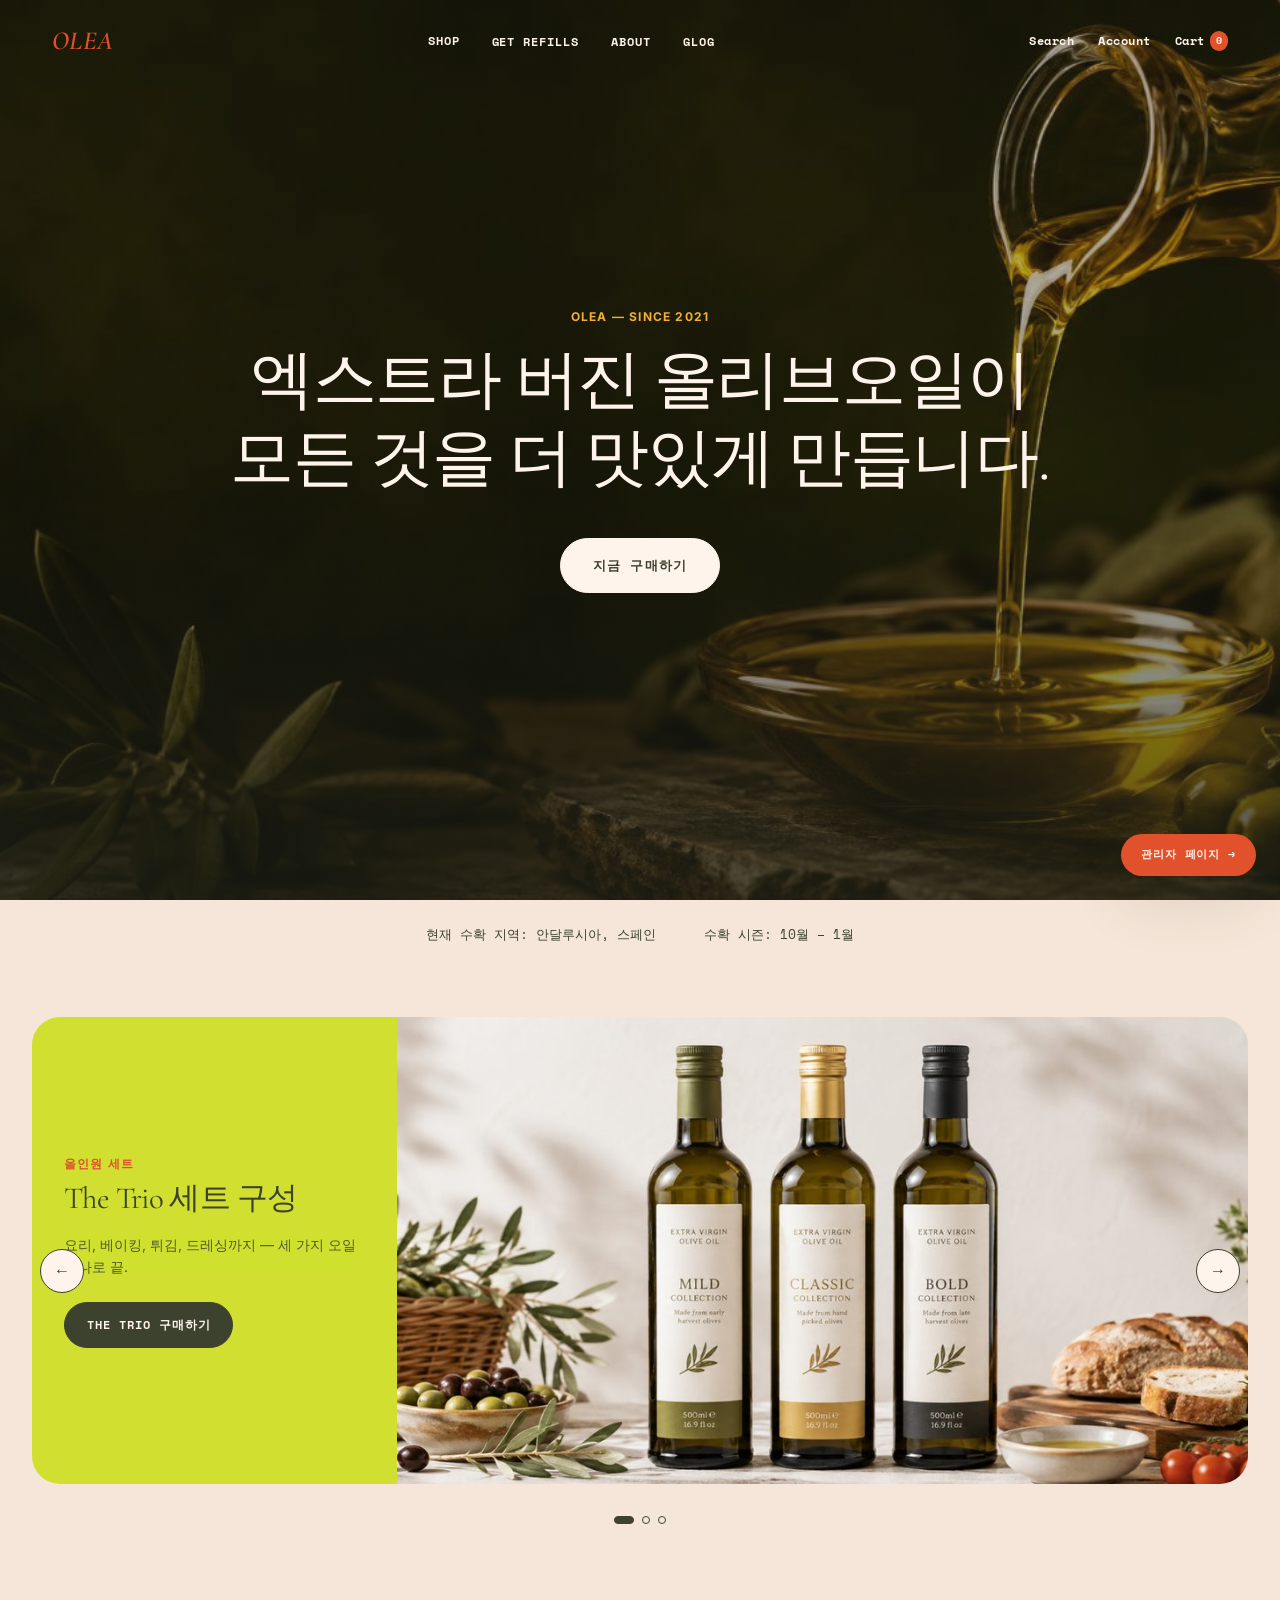
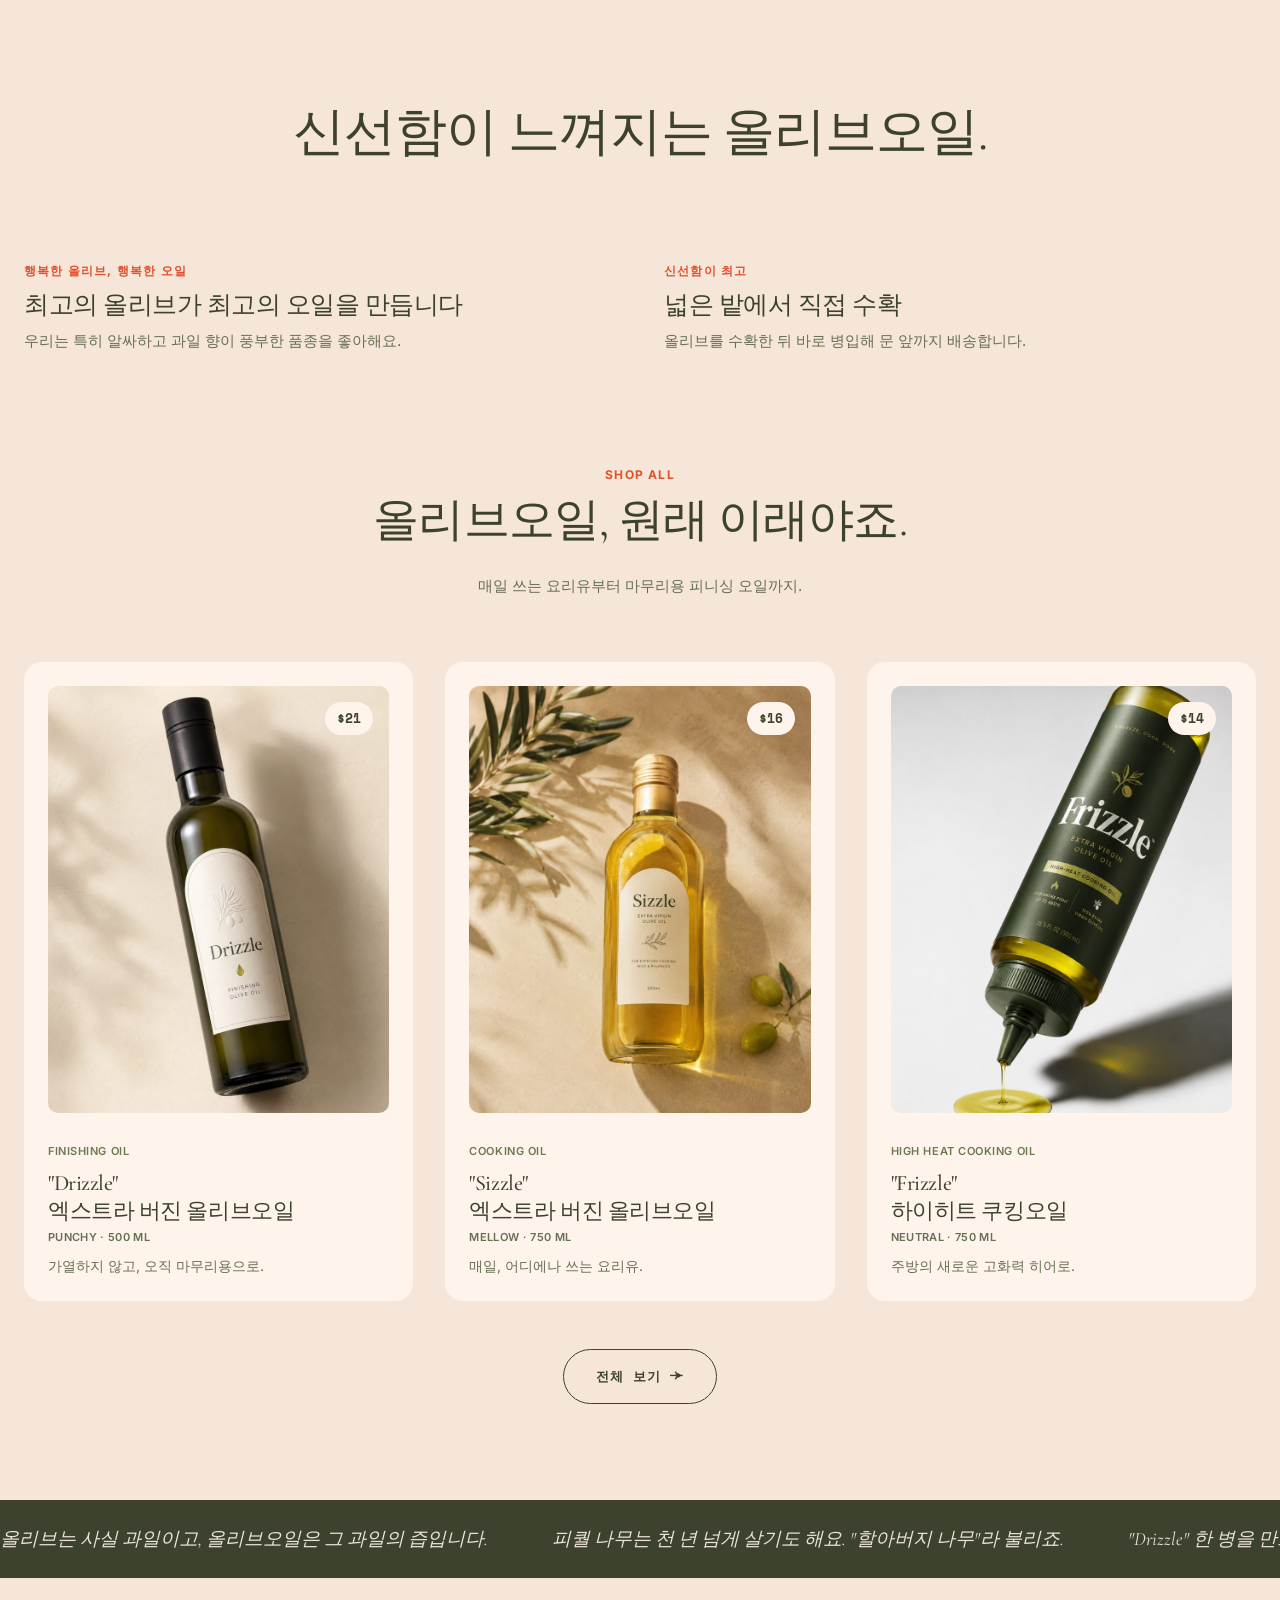
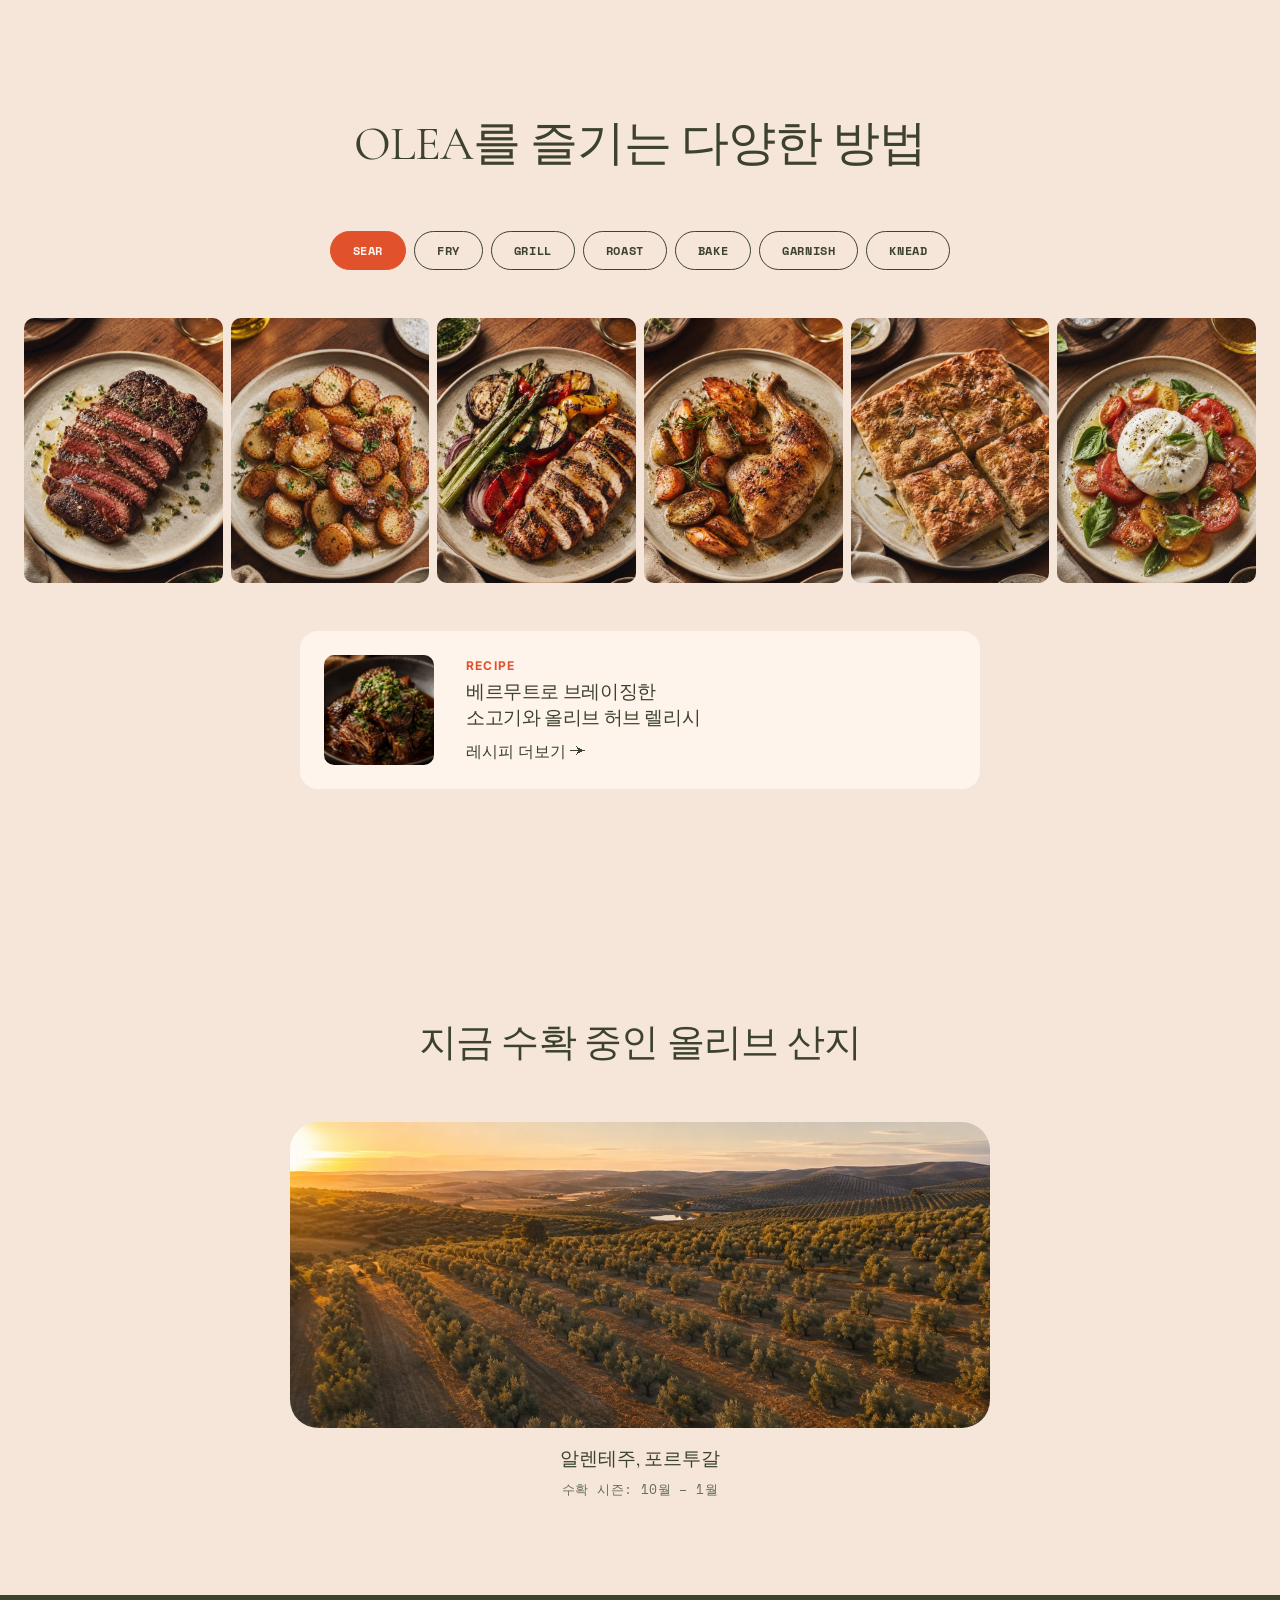
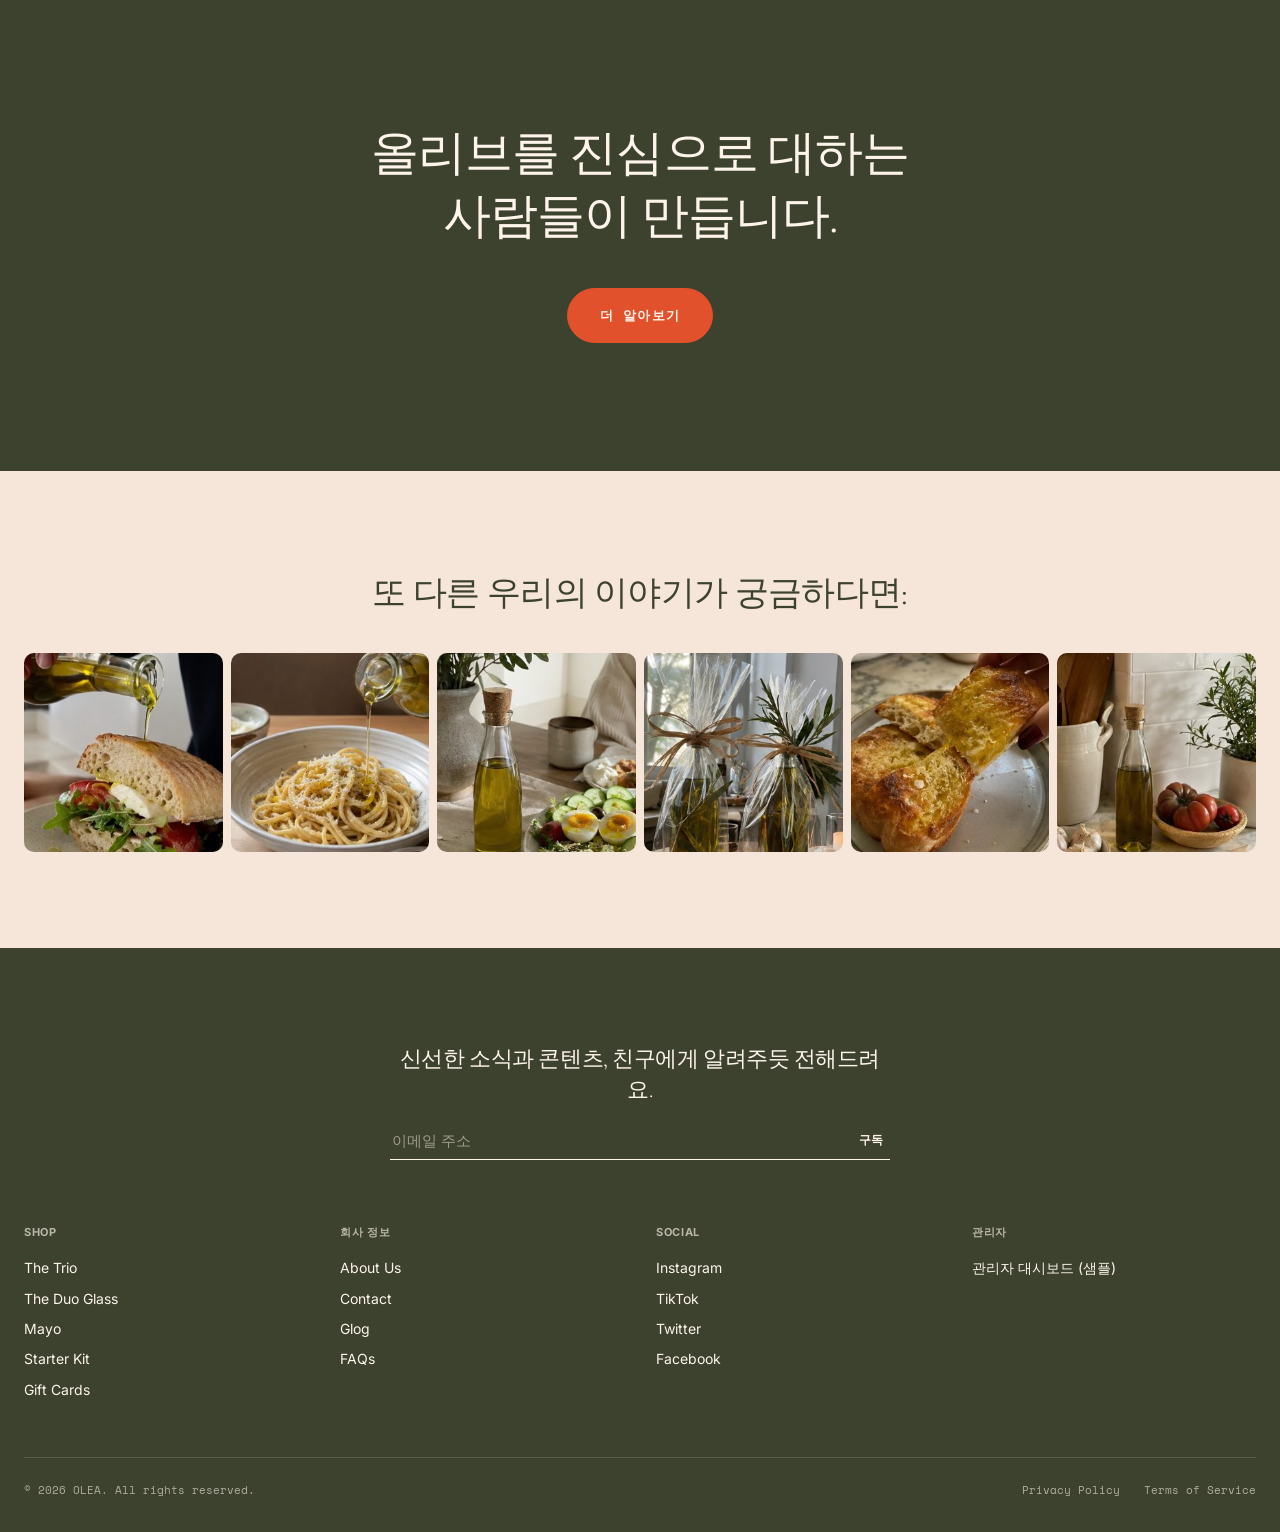
<file: index.html>
<!DOCTYPE html>
<html lang="ko">
<head>
<meta charset="UTF-8">
<meta name="viewport" content="width=device-width, initial-scale=1.0">
<title>OLEA | 프리미엄 올리브오일</title>
<link rel="preconnect" href="https://fonts.googleapis.com">
<link rel="preconnect" href="https://fonts.gstatic.com" crossorigin>
<link href="https://fonts.googleapis.com/css2?family=Cormorant+Garamond:ital,wght@0,400;0,500;0,600;0,700;1,400;1,500&family=Space+Mono:wght@400;700&family=Inter:wght@400;500;600;700&display=swap" rel="stylesheet">
<link href="https://api.fontshare.com/v2/css?f[]=general-sans@500,600,700&display=swap" rel="stylesheet">
<link rel="stylesheet" href="css/style.css">
</head>
<body>

<header class="site-header">
  <nav class="nav">
    <a href="index.html" class="logo">OLEA</a>

    <ul class="nav-links">
      <li>
        <button class="nav-btn">Shop</button>
        <div class="dropdown">
          <a href="#products">"The Duo" Glass</a>
          <a href="#products">"The Trio"</a>
          <a href="#products">The "Starter Kit"</a>
          <a href="#products">Subscribe &amp; Save</a>
        </div>
      </li>
      <li><a href="#products">Get Refills</a></li>
      <li><a href="#story">About</a></li>
      <li><a href="#ways">Glog</a></li>
    </ul>

    <div class="nav-icons">
      <a href="#" aria-label="Search">Search</a>
      <a href="admin.html" aria-label="Account">Account</a>
      <a href="#" aria-label="Cart">Cart <span class="cart-count">0</span></a>
    </div>

    <button class="menu-toggle" aria-label="메뉴 열기">&#9776;</button>
  </nav>
</header>

<section class="hero">
  <!-- VIDEO SLOT [hero-bg-1/2/3]: 히어로 배경 동영상 3개를 순환 재생합니다 (각 8초씩, 크로스페이드).
       videos/hero-1.mp4, hero-2.mp4, hero-3.mp4 를 넣으면 자동으로 순서대로 돌아갑니다.
       파일이 없는 슬롯은 poster 이미지가 대신 표시됩니다 (전부 없으면 images/hero-bg.jpg 정지 이미지만 보임).
       한 클립이 10초 내내 "붓기만" 하면 단조로워 보이니, 각 클립은 서로 다른 순간을 담아주세요:
       1) 병에서 그릇으로 붓기  2) 팬에 둘러 지글거리는 조리 장면  3) 완성된 요리 위에 드리즐하는 마무리 컷 -->
  <video class="hero-bg is-active" autoplay muted loop playsinline poster="images/hero-bg.jpg">
    <source src="videos/hero-1.mp4" type="video/mp4">
  </video>
  <video class="hero-bg" muted loop playsinline poster="images/hero-bg.jpg">
    <source src="videos/hero-2.mp4" type="video/mp4">
  </video>
  <video class="hero-bg" muted loop playsinline poster="images/hero-bg.jpg">
    <source src="videos/hero-3.mp4" type="video/mp4">
  </video>
  <span class="eyebrow">OLEA — SINCE 2021</span>
  <h1>엑스트라 버진 올리브오일이<br class="break">모든 것을 더 맛있게 만듭니다.</h1>
  <a href="#products" class="btn btn--light">지금 구매하기</a>
</section>

<div class="harvest-bar">
  <span>현재 수확 지역: 안달루시아, 스페인</span>
  <span>수확 시즌: 10월 – 1월</span>
</div>

<section class="promo">
  <div class="promo-viewport">
    <div class="promo-track">
      <div class="promo-slide" data-color="lime">
        <div class="promo-text">
          <span class="eyebrow">올인원 세트</span>
          <h2>The Trio 세트 구성</h2>
          <p>요리, 베이킹, 튀김, 드레싱까지 — 세 가지 오일 하나로 끝.</p>
          <a href="#products" class="btn btn--solid">The Trio 구매하기</a>
        </div>
        <!-- IMAGE SLOT [promo-trio]: 슬라이드 폭의 약 70%를 채우는 와이드 상품샷.
             목적: The Trio 3종 세트를 한 프레임에 담은 임팩트 있는 비주얼.
             추천 프롬프트: 세 가지 올리브오일 병을 나란히 세운 구성샷, 밝은 배경, 장바구니/식재료 소품과 함께, 가로로 넓은 광고 카탈로그 컷 -->
        <div class="promo-media"><img src="images/promo-trio.jpg" alt="The Trio 세트 상품 사진"></div>
      </div>
      <div class="promo-slide" data-color="gold">
        <div class="promo-text">
          <span class="eyebrow">평범하지 않은 칩</span>
          <h2>NEW E.V.O.O.<br class="break"> 포테이토 칩</h2>
          <p>100% 엑스트라 버진 올리브오일로 튀긴 신제품 홈스타일 감자칩.</p>
          <a href="#products" class="btn btn--solid">칩 찾아보기</a>
        </div>
        <!-- IMAGE SLOT [promo-chips]: 슬라이드 폭의 약 70%를 채우는 와이드 상품샷.
             추천 프롬프트: 형형색색 감자칩 봉지 여러 개가 담긴 장바구니, 밝은 배경, 가로로 넓은 상업 광고 컷 -->
        <div class="promo-media"><img src="images/promo-chips.jpg" alt="E.V.O.O. 포테이토 칩 상품 사진"></div>
      </div>
      <div class="promo-slide" data-color="mint">
        <div class="promo-text">
          <span class="eyebrow">많이 기다리셨습니다</span>
          <h2>유리병에 담긴 OLEA</h2>
          <p>늘 사랑받던 그 오일, 이제 유리병으로 만나보세요.</p>
          <a href="#products" class="btn btn--solid">지금 구매하기</a>
        </div>
        <!-- IMAGE SLOT [promo-glass]: 슬라이드 폭의 약 70%를 채우는 와이드 상품샷.
             추천 프롬프트: 유리병에 담긴 올리브오일 클로즈업, 밝은 배경, 가로로 넓은 미니멀 스튜디오 컷 -->
        <div class="promo-media"><img src="images/promo-glass.jpg" alt="유리병 올리브오일 상품 사진"></div>
      </div>
    </div>
  </div>

  <button class="promo-prev" aria-label="이전 슬라이드">←</button>
  <button class="promo-next" aria-label="다음 슬라이드">→</button>
  <div class="promo-dots">
    <button class="active" data-slide="0"></button>
    <button data-slide="1"></button>
    <button data-slide="2"></button>
  </div>
</section>

<section class="fresh">
  <h2>신선함이 느껴지는 올리브오일.</h2>
  <div class="fresh-grid">
    <div class="fresh-card">
      <span class="eyebrow">행복한 올리브, 행복한 오일</span>
      <h3>최고의 올리브가 최고의 오일을 만듭니다</h3>
      <p>우리는 특히 알싸하고 과일 향이 풍부한 품종을 좋아해요.</p>
    </div>
    <div class="fresh-card">
      <span class="eyebrow">신선함이 최고</span>
      <h3>넓은 밭에서 직접 수확</h3>
      <p>올리브를 수확한 뒤 바로 병입해 문 앞까지 배송합니다.</p>
    </div>
  </div>
</section>

<section class="products" id="products">
  <div class="head">
    <span class="eyebrow">Shop All</span>
    <h2>올리브오일, 원래 이래야죠.</h2>
    <p>매일 쓰는 요리유부터 마무리용 피니싱 오일까지.</p>
  </div>
  <div class="product-grid">
    <!-- IMAGE SLOT [product-drizzle]: 상품 카드 세로형 사진 (4:5).
         목적: "Drizzle" 피니싱 오일 단독 제품샷.
         추천 프롬프트: 짙은 그린 유리병에 담긴 올리브오일, 크림색 배경, 상단에서 살짝 내려다본 앵글, 부드러운 스튜디오 조명, 그림자 은은하게, 미니멀 e-commerce 제품 사진 -->
    <a href="#" class="product-card">
      <div class="thumb">
        <img src="images/product-drizzle.jpg" alt="Drizzle 올리브오일 제품 사진">
        <span class="price-badge">$21</span>
      </div>
      <span class="tag">Finishing Oil</span>
      <h3>"Drizzle"<br class="break"> 엑스트라 버진 올리브오일</h3>
      <p class="meta">Punchy · 500 mL</p>
      <p class="desc">가열하지 않고, 오직 마무리용으로.</p>
    </a>

    <!-- IMAGE SLOT [product-sizzle]: 상품 카드 세로형 사진 (4:5).
         목적: "Sizzle" 데일리 쿠킹 오일 단독 제품샷.
         추천 프롬프트: 옅은 골드 유리병 올리브오일, 따뜻한 베이지 배경, 옆에 올리브 가지 살짝 배치, 자연광 느낌, 상업 제품 사진 -->
    <a href="#" class="product-card">
      <div class="thumb">
        <img src="images/product-sizzle.jpg" alt="Sizzle 올리브오일 제품 사진">
        <span class="price-badge">$16</span>
      </div>
      <span class="tag">Cooking Oil</span>
      <h3>"Sizzle"<br class="break"> 엑스트라 버진 올리브오일</h3>
      <p class="meta">Mellow · 750 mL</p>
      <p class="desc">매일, 어디에나 쓰는 요리유.</p>
    </a>

    <!-- IMAGE SLOT [product-frizzle]: 상품 카드 세로형 사진 (4:5).
         목적: "Frizzle" 고화력 쿠킹오일 단독 제품샷.
         추천 프롬프트: 스퀴즈 보틀 형태 올리브오일, 회백색 배경, 강한 스튜디오 조명으로 하이라이트 강조, 다이나믹한 대각선 구도 -->
    <a href="#" class="product-card">
      <div class="thumb">
        <img src="images/product-frizzle.jpg" alt="Frizzle 올리브오일 제품 사진">
        <span class="price-badge">$14</span>
      </div>
      <span class="tag">High Heat Cooking Oil</span>
      <h3>"Frizzle"<br class="break"> 하이히트 쿠킹오일</h3>
      <p class="meta">Neutral · 750 mL</p>
      <p class="desc">주방의 새로운 고화력 히어로.</p>
    </a>
  </div>
  <div class="shop-all"><a href="#" class="btn">전체 보기 ➛</a></div>
</section>

<div class="marquee-wrap">
  <div class="marquee">
    <span>올리브는 사실 과일이고, 올리브오일은 그 과일의 즙입니다.</span>
    <span>피퀄 나무는 천 년 넘게 살기도 해요. "할아버지 나무"라 불리죠.</span>
    <span>"Drizzle" 한 병을 만드는 데 올리브 약 5,000개가 필요합니다.</span>
    <span>올리브는 사실 과일이고, 올리브오일은 그 과일의 즙입니다.</span>
    <span>피퀄 나무는 천 년 넘게 살기도 해요. "할아버지 나무"라 불리죠.</span>
    <span>"Drizzle" 한 병을 만드는 데 올리브 약 5,000개가 필요합니다.</span>
  </div>
</div>

<section class="ways" id="ways">
  <h2>OLEA를 즐기는 다양한 방법</h2>
  <div class="ways-tabs">
    <button class="active">Sear</button>
    <button>Fry</button>
    <button>Grill</button>
    <button>Roast</button>
    <button>Bake</button>
    <button>Garnish</button>
    <button>Knead</button>
  </div>
  <div class="recipe-grid">
    <div class="recipe-thumb"><img src="images/recipe-sear.jpg" alt="시어링 스테이크 완성 사진"></div>
    <div class="recipe-thumb"><img src="images/recipe-fry.jpg" alt="팬프라이드 감자 완성 사진"></div>
    <div class="recipe-thumb"><img src="images/recipe-grill.jpg" alt="그릴 고기와 채소 완성 사진"></div>
    <div class="recipe-thumb"><img src="images/recipe-roast.jpg" alt="로스트 치킨과 채소 완성 사진"></div>
    <div class="recipe-thumb"><img src="images/recipe-bake.jpg" alt="포카치아 베이킹 완성 사진"></div>
    <div class="recipe-thumb"><img src="images/recipe-garnish.jpg" alt="부라타 토마토 가니시 완성 사진"></div>
  </div>

  <div class="recipe-feature">
    <img src="images/recipe-feature.jpg" alt="베르무트 브레이징 소고기 대표 레시피 사진">
    <div>
      <span class="eyebrow">Recipe</span>
      <h3>베르무트로 브레이징한<br class="break"> 소고기와 올리브 허브 렐리시</h3>
      <a href="#">레시피 더보기 ➛</a>
    </div>
  </div>
</section>

<section class="origin">
  <h2>지금 수확 중인 올리브 산지</h2>
  <div class="origin-map">
    <img src="images/origin-map.jpg" alt="알렌테주 올리브 농장 전경">
  </div>
  <div class="origin-caption">
    <strong>알렌테주, 포르투갈</strong>
    수확 시즌: 10월 – 1월
  </div>
</section>

<section class="story" id="story">
  <h2>올리브를 진심으로 대하는<br class="break"> 사람들이 만듭니다.</h2>
  <a href="#" class="btn btn--red">더 알아보기</a>
</section>

<section class="insta">
  <h2>또 다른 우리의 이야기가 궁금하다면:</h2>
  <div class="insta-grid">
    <div class="tile"><img src="images/insta-1.jpg" alt="인스타그램 게시물 1"></div>
    <div class="tile"><img src="images/insta-2.jpg" alt="인스타그램 게시물 2"></div>
    <div class="tile"><img src="images/insta-3.jpg" alt="인스타그램 게시물 3"></div>
    <div class="tile"><img src="images/insta-4.jpg" alt="인스타그램 게시물 4"></div>
    <div class="tile"><img src="images/insta-5.jpg" alt="인스타그램 게시물 5"></div>
    <div class="tile"><img src="images/insta-6.jpg" alt="인스타그램 게시물 6"></div>
  </div>
</section>

<footer class="site-footer">
  <div class="newsletter">
    <h3>신선한 소식과 콘텐츠, 친구에게 알려주듯 전해드려요.</h3>
    <form onsubmit="event.preventDefault();">
      <input type="email" placeholder="이메일 주소" required>
      <button type="submit">구독</button>
    </form>
  </div>

  <div class="footer-grid">
    <div>
      <h4>Shop</h4>
      <ul>
        <li><a href="#products">The Trio</a></li>
        <li><a href="#products">The Duo Glass</a></li>
        <li><a href="#products">Mayo</a></li>
        <li><a href="#products">Starter Kit</a></li>
        <li><a href="#products">Gift Cards</a></li>
      </ul>
    </div>
    <div>
      <h4>회사 정보</h4>
      <ul>
        <li><a href="#story">About Us</a></li>
        <li><a href="mailto:hello@example.com">Contact</a></li>
        <li><a href="#ways">Glog</a></li>
        <li><a href="#">FAQs</a></li>
      </ul>
    </div>
    <div>
      <h4>Social</h4>
      <ul>
        <li><a href="#">Instagram</a></li>
        <li><a href="#">TikTok</a></li>
        <li><a href="#">Twitter</a></li>
        <li><a href="#">Facebook</a></li>
      </ul>
    </div>
    <div>
      <h4>관리자</h4>
      <ul>
        <li><a href="admin.html">관리자 대시보드 (샘플)</a></li>
      </ul>
    </div>
  </div>

  <div class="footer-bottom">
    <span>© 2026 OLEA. All rights reserved.</span>
    <div class="legal">
      <a href="#">Privacy Policy</a>
      <a href="#">Terms of Service</a>
    </div>
  </div>
</footer>

<a href="admin.html" class="admin-fab">관리자 페이지 →</a>

<script src="js/main.js"></script>
</body>
</html>
</file>
<file: css/style.css>
/* ===================================================================
   OLEA — Olive Oil Brand Site
   Palette:
   --cream   : #F6E6D9  (background)
   --cream-2 : #FFF4EC  (light text on dark / card surface)
   --olive   : #3C422E  (primary text / dark)
   --red     : #E1512C  (brand accent — cap red/orange)
   --green   : #6B7A4F  (secondary accent)

   Type system:
   --font-display : Cormorant Garamond — headlines, editorial moments
   --font-mono    : Space Mono         — nav, buttons, prices (typewriter brand voice)
   --font-label   : General Sans       — small uppercase labels
   --font-body    : Inter              — paragraph copy, form fields
   =================================================================== */

:root {
  --cream: #F6E6D9;
  --cream-2: #FFF4EC;
  --olive: #3C422E;
  --olive-light: #666f52;
  --red: #E1512C;
  --green: #6B7A4F;
  --yellow: #F2B035;
  --border: rgba(60, 66, 46, 0.14);

  /* reference brand's actual per-slide promo carousel colors */
  --promo-lime: #D1E030;
  --promo-gold: #FBD535;
  --promo-mint: #9EEF80;

  --font-display: "Cormorant Garamond", "Iowan Old Style", Georgia, serif;
  --font-mono: "Space Mono", "IBM Plex Mono", "Consolas", monospace;
  --font-label: "General Sans", "Inter", -apple-system, sans-serif;
  --font-body: "Inter", -apple-system, "Segoe UI", sans-serif;

  --container: 1240px;

  /* spacing scale */
  --sp-1: 4px;
  --sp-2: 8px;
  --sp-3: 16px;
  --sp-4: 24px;
  --sp-5: 32px;
  --sp-6: 48px;
  --sp-7: 64px;
  --sp-8: 96px;
  --sp-9: 128px;

  --radius-sm: 10px;
  --radius-md: 18px;
  --radius-lg: 28px;
  --shadow-soft: 0 20px 48px rgba(60, 66, 46, 0.10);
  --shadow-lift: 0 24px 56px rgba(60, 66, 46, 0.16);
}

* { box-sizing: border-box; }

html { scroll-behavior: smooth; }

body {
  margin: 0;
  background: var(--cream);
  color: var(--olive);
  font-family: var(--font-body);
  font-size: 16px;
  line-height: 1.6;
  -webkit-font-smoothing: antialiased;
  text-rendering: optimizeLegibility;
}

img { max-width: 100%; display: block; }

a { color: inherit; text-decoration: none; }

ul { list-style: none; margin: 0; padding: 0; }

/* controlled line breaks: collapse on narrow screens so copy reflows naturally */
br.break { display: block; content: ""; }
@media (max-width: 640px) {
  br.break { display: none; }
}

.wrap {
  max-width: var(--container);
  margin: 0 auto;
  padding: 0 var(--sp-5);
}

h1, h2, h3, h4 {
  font-family: var(--font-display);
  font-weight: 500;
  margin: 0;
  letter-spacing: -0.02em;
}

em {
  font-style: italic;
  color: var(--red);
}

.eyebrow {
  display: block;
  font-family: var(--font-label);
  font-size: 12px;
  letter-spacing: 0.1em;
  text-transform: uppercase;
  font-weight: 700;
  color: var(--red);
}

p { margin: 0; }

/* ---------- Buttons ---------- */
.btn {
  display: inline-flex;
  align-items: center;
  justify-content: center;
  gap: 10px;
  padding: 16px 32px;
  border: 1.5px solid var(--olive);
  border-radius: 999px;
  font-family: var(--font-mono);
  font-size: 13px;
  font-weight: 700;
  letter-spacing: 0.08em;
  text-transform: uppercase;
  cursor: pointer;
  background: transparent;
  color: var(--olive);
  transition: background 0.25s ease, color 0.25s ease, transform 0.2s ease, box-shadow 0.25s ease;
}
.btn:hover { transform: translateY(-3px); box-shadow: var(--shadow-soft); }

.btn--solid {
  background: var(--olive);
  color: var(--cream-2);
  border-color: var(--olive);
}
.btn--solid:hover { background: var(--red); border-color: var(--red); }

.btn--light {
  background: var(--cream-2);
  color: var(--olive);
  border-color: var(--cream-2);
}
.btn--light:hover { background: var(--red); color: var(--cream-2); border-color: var(--red); }

.btn--red {
  background: var(--red);
  color: var(--cream-2);
  border-color: var(--red);
}
.btn--red:hover { background: var(--cream-2); color: var(--olive); border-color: var(--cream-2); }

/* ---------- Header ----------
   Transparent over the hero video/image, flips to a solid cream bar
   once the page scrolls past the hero (mirrors reference brand's real behavior). */
.site-header {
  position: fixed;
  top: 0;
  left: 0;
  right: 0;
  z-index: 100;
  background: transparent;
  border-bottom: 1px solid transparent;
  transition: background 0.3s ease, border-color 0.3s ease;
}
.site-header.is-scrolled {
  background: var(--cream);
  border-bottom-color: var(--border);
}
.nav {
  display: flex;
  align-items: center;
  justify-content: space-between;
  padding: 20px var(--sp-5);
  max-width: var(--container);
  margin: 0 auto;
}
.logo {
  font-family: var(--font-display);
  font-size: 26px;
  font-weight: 600;
  font-style: italic;
  letter-spacing: 0.01em;
  color: var(--red);
}
.nav-links {
  display: flex;
  gap: var(--sp-5);
  align-items: center;
}
.nav-links > li { position: relative; }
.nav-links a, .nav-links button.nav-btn {
  font-family: var(--font-mono);
  font-size: 12px;
  font-weight: 700;
  letter-spacing: 0.08em;
  text-transform: uppercase;
  background: none;
  border: none;
  color: var(--nav-fg, var(--cream-2));
  cursor: pointer;
  padding: var(--sp-2) 0;
  transition: color 0.3s ease;
}
.site-header.is-scrolled .nav-links a,
.site-header.is-scrolled .nav-links button.nav-btn { color: var(--olive); }
.nav-links a:hover, .nav-links button.nav-btn:hover { color: var(--red); }

.dropdown {
  position: absolute;
  top: 100%;
  left: 50%;
  transform: translateX(-50%);
  background: var(--cream-2);
  border: 1px solid var(--border);
  border-radius: var(--radius-sm);
  padding: var(--sp-4);
  min-width: 260px;
  box-shadow: var(--shadow-lift);
  display: none;
  flex-direction: column;
  gap: var(--sp-2);
}
.nav-links li:hover .dropdown { display: flex; }
.dropdown a {
  font-family: var(--font-body);
  text-transform: none;
  font-weight: 500;
  letter-spacing: 0;
  font-size: 14px;
  padding: 6px 0;
}

.nav-icons {
  display: flex;
  align-items: center;
  gap: var(--sp-4);
  font-family: var(--font-mono);
  font-size: 12px;
  font-weight: 700;
  letter-spacing: 0.04em;
  color: var(--nav-fg, var(--cream-2));
  transition: color 0.3s ease;
}
.site-header.is-scrolled .nav-icons { color: var(--olive); }
.nav-icons a { display: flex; align-items: center; gap: 5px; }
.cart-count {
  background: var(--red);
  color: var(--cream-2);
  border-radius: 999px;
  font-size: 10px;
  padding: 2px 6px;
}
.menu-toggle { display: none; background: none; border: none; font-size: 22px; cursor: pointer; color: var(--nav-fg, var(--cream-2)); transition: color 0.3s ease; }
.site-header.is-scrolled .menu-toggle { color: var(--olive); }

/* ---------- Hero ---------- */
.hero {
  position: relative;
  min-height: 100vh;
  display: flex;
  flex-direction: column;
  justify-content: center;
  align-items: center;
  text-align: center;
  color: var(--cream-2);
  background: var(--olive);
  padding: var(--sp-6) var(--sp-4);
  overflow: hidden;
}
.hero .hero-bg {
  position: absolute;
  inset: 0;
  width: 100%;
  height: 100%;
  object-fit: cover;
  z-index: 0;
  opacity: 0;
  transition: opacity 1.2s ease;
}
.hero .hero-bg.is-active { opacity: 1; z-index: 1; }
.hero::after {
  content: "";
  position: absolute;
  inset: 0;
  background: linear-gradient(180deg, rgba(30,33,22,0.35) 0%, rgba(30,33,22,0.35) 55%, rgba(30,33,22,0.75) 100%);
  z-index: 1;
}
.hero > *:not(.hero-bg) { position: relative; z-index: 2; }

.hero .eyebrow { color: var(--yellow); margin-bottom: var(--sp-3); }
.hero h1 {
  font-size: clamp(32px, 5.2vw, 64px);
  font-weight: 400;
  max-width: 940px;
  line-height: 1.22;
  margin-bottom: var(--sp-5);
}
.hero .btn { margin-top: var(--sp-2); }

/* Harvest info: sits BELOW the hero in normal flow, not overlaid on it
   (matches the reference brand — avoids ever colliding with the CTA button). */
.harvest-bar {
  display: flex;
  justify-content: center;
  align-items: center;
  gap: var(--sp-6);
  flex-wrap: wrap;
  padding: var(--sp-4) var(--sp-5);
  text-align: center;
  font-family: var(--font-mono);
  font-size: 13px;
  color: var(--olive);
  background: var(--cream);
}

/* ---------- Promo carousel ----------
   Wide 13:5 banners, 70% image / 30% text panel, sliding left-right. */
.promo {
  position: relative;
  padding: var(--sp-6) var(--sp-5);
}
.promo-viewport {
  max-width: var(--container);
  margin: 0 auto;
  overflow: hidden;
  border-radius: var(--radius-lg);
}
.promo-track {
  display: flex;
  width: 300%;
  transition: transform 0.6s cubic-bezier(0.65, 0, 0.35, 1);
}
.promo-slide {
  width: 33.3333%;
  flex-shrink: 0;
  display: flex;
  align-items: stretch;
  aspect-ratio: 13 / 5;
}
.promo-slide[data-color="lime"] .promo-text { background: var(--promo-lime); }
.promo-slide[data-color="gold"] .promo-text { background: var(--promo-gold); }
.promo-slide[data-color="mint"] .promo-text { background: var(--promo-mint); }

.promo-text {
  flex: 0 0 30%;
  display: flex;
  flex-direction: column;
  justify-content: center;
  padding: var(--sp-6) var(--sp-5);
  text-align: left;
}
.promo h2 { font-size: clamp(22px, 2.4vw, 34px); font-weight: 400; margin: var(--sp-2) 0 var(--sp-3); color: var(--olive); line-height: 1.2; }
.promo p { margin-bottom: var(--sp-4); font-size: 14px; color: var(--olive); opacity: 0.85; }
.promo .btn { align-self: flex-start; padding: 12px 22px; font-size: 12px; }

.promo-media {
  flex: 0 0 70%;
  overflow: hidden;
}
.promo-media img { width: 100%; height: 100%; object-fit: cover; }

.promo-prev, .promo-next {
  position: absolute;
  top: 50%;
  transform: translateY(-50%);
  width: 44px;
  height: 44px;
  border-radius: 999px;
  border: 1.5px solid var(--olive);
  background: var(--cream-2);
  color: var(--olive);
  font-size: 16px;
  cursor: pointer;
  z-index: 5;
  transition: background 0.2s ease, color 0.2s ease;
}
.promo-prev:hover, .promo-next:hover { background: var(--olive); color: var(--cream-2); }
.promo-prev { left: calc(var(--sp-5) + var(--sp-2)); }
.promo-next { right: calc(var(--sp-5) + var(--sp-2)); }

.promo-dots {
  display: flex;
  justify-content: center;
  gap: var(--sp-2);
  margin-top: var(--sp-5);
}
.promo-dots button {
  width: 8px; height: 8px; border-radius: 50%;
  border: 1.5px solid var(--olive);
  background: transparent;
  cursor: pointer;
  padding: 0;
  transition: background 0.2s ease, width 0.2s ease;
}
.promo-dots button.active { background: var(--olive); width: 20px; border-radius: 5px; }

/* ---------- Fresh section ---------- */
.fresh {
  text-align: center;
  padding: var(--sp-9) var(--sp-4) var(--sp-7);
}
.fresh h2 {
  font-size: clamp(30px, 5vw, 52px);
  font-weight: 400;
  max-width: 760px;
  margin: 0 auto var(--sp-8);
  line-height: 1.25;
}
.fresh-grid {
  max-width: var(--container);
  margin: 0 auto;
  display: grid;
  grid-template-columns: 1fr 1fr;
  gap: var(--sp-7) var(--sp-6);
  text-align: left;
}
.fresh-card .eyebrow { margin-bottom: var(--sp-2); }
.fresh-card h3 { font-size: 25px; font-weight: 500; line-height: 1.3; margin-bottom: var(--sp-2); }
.fresh-card p { color: var(--olive-light); max-width: 420px; font-size: 15px; }

/* ---------- Products ---------- */
.products {
  padding: var(--sp-6) var(--sp-4) var(--sp-8);
}
.products .head {
  text-align: center;
  margin-bottom: var(--sp-7);
}
.products .head h2 { font-size: clamp(30px, 4.6vw, 46px); font-weight: 400; }
.products .head p { max-width: 480px; margin: var(--sp-3) auto 0; color: var(--olive-light); font-size: 15px; }
.product-grid {
  max-width: var(--container);
  margin: 0 auto;
  display: grid;
  grid-template-columns: repeat(3, 1fr);
  gap: var(--sp-5);
}
.product-card {
  background: var(--cream-2);
  border-radius: var(--radius-md);
  padding: var(--sp-4);
  transition: transform 0.25s ease, box-shadow 0.25s ease;
  display: block;
}
.product-card:hover { transform: translateY(-8px); box-shadow: var(--shadow-lift); }
.product-card .thumb {
  position: relative;
  border-radius: var(--radius-sm);
  aspect-ratio: 4/5;
  overflow: hidden;
  margin-bottom: var(--sp-4);
  background: var(--olive);
}
.product-card .thumb img { width: 100%; height: 100%; object-fit: cover; transition: transform 0.4s ease; }
.product-card:hover .thumb img { transform: scale(1.05); }
.product-card .price-badge {
  position: absolute;
  top: var(--sp-3);
  right: var(--sp-3);
  background: var(--cream-2);
  color: var(--olive);
  font-family: var(--font-mono);
  font-weight: 700;
  font-size: 13px;
  padding: 6px 12px;
  border-radius: 999px;
}
.product-card .tag {
  font-family: var(--font-label);
  font-size: 11px;
  text-transform: uppercase;
  letter-spacing: 0.05em;
  color: var(--green);
  font-weight: 600;
}
.product-card h3 { font-size: 22px; font-weight: 500; margin: var(--sp-2) 0 4px; line-height: 1.25; }
.product-card .meta {
  font-family: var(--font-label);
  font-size: 11px;
  text-transform: uppercase;
  letter-spacing: 0.03em;
  color: var(--olive-light);
  margin-bottom: var(--sp-2);
  font-weight: 600;
}
.product-card .desc { font-size: 14px; color: var(--olive-light); }
.products .shop-all { text-align: center; margin-top: var(--sp-6); }

/* ---------- Marquee ---------- */
.marquee-wrap {
  background: var(--olive);
  color: var(--cream-2);
  overflow: hidden;
  padding: var(--sp-4) 0;
}
.marquee {
  display: flex;
  width: max-content;
  gap: var(--sp-7);
  animation: scroll 32s linear infinite;
  font-family: var(--font-display);
  font-style: italic;
  font-weight: 400;
  font-size: 19px;
  white-space: nowrap;
}
.marquee span { opacity: 0.9; }
@keyframes scroll {
  from { transform: translateX(0); }
  to { transform: translateX(-50%); }
}

/* ---------- Ways to use ---------- */
.ways {
  padding: var(--sp-9) var(--sp-4);
  text-align: center;
}
.ways h2 { font-size: clamp(30px, 4.6vw, 48px); font-weight: 400; margin-bottom: var(--sp-6); }
.ways-tabs {
  display: flex;
  flex-wrap: wrap;
  justify-content: center;
  gap: var(--sp-2);
  margin-bottom: var(--sp-6);
}
.ways-tabs button {
  padding: 10px 22px;
  border-radius: 999px;
  border: 1.5px solid var(--olive);
  background: transparent;
  font-family: var(--font-mono);
  font-weight: 700;
  text-transform: uppercase;
  letter-spacing: 0.05em;
  font-size: 12px;
  cursor: pointer;
  color: var(--olive);
  transition: background 0.2s ease, color 0.2s ease;
}
.ways-tabs button.active { background: var(--red); color: var(--cream-2); border-color: var(--red); }
.recipe-grid {
  max-width: var(--container);
  margin: 0 auto;
  display: grid;
  grid-template-columns: repeat(6, 1fr);
  gap: var(--sp-2);
}
.recipe-grid .recipe-thumb {
  aspect-ratio: 3/4;
  border-radius: var(--radius-sm);
  overflow: hidden;
  background: var(--green);
}
.recipe-grid .recipe-thumb img { width: 100%; height: 100%; object-fit: cover; }
.recipe-feature {
  margin-top: var(--sp-6);
  text-align: left;
  display: flex;
  align-items: center;
  gap: var(--sp-5);
  background: var(--cream-2);
  padding: var(--sp-4);
  border-radius: var(--radius-md);
  max-width: 680px;
  margin-left: auto;
  margin-right: auto;
}
.recipe-feature img { width: 110px; height: 110px; border-radius: var(--radius-sm); object-fit: cover; flex-shrink: 0; }
.recipe-feature h3 { font-size: 19px; font-weight: 500; line-height: 1.35; margin: var(--sp-1) 0 var(--sp-2); }

/* ---------- Origin ---------- */
.origin {
  padding: var(--sp-8) var(--sp-4);
  text-align: center;
}
.origin h2 { font-size: clamp(26px, 4vw, 38px); font-weight: 400; margin-bottom: var(--sp-6); }
.origin-map {
  max-width: 700px;
  margin: 0 auto;
  border-radius: var(--radius-lg);
  overflow: hidden;
  aspect-ratio: 16/7;
  background: linear-gradient(135deg, var(--green), var(--olive));
}
.origin-map img { width: 100%; height: 100%; object-fit: cover; }
.origin-caption { margin-top: var(--sp-3); font-family: var(--font-mono); font-size: 13px; letter-spacing: 0.03em; color: var(--olive-light); }
.origin-caption strong { display: block; font-family: var(--font-display); font-size: 19px; font-weight: 500; color: var(--olive); margin-bottom: 4px; letter-spacing: 0; }

/* ---------- Story banner ---------- */
.story {
  background: var(--olive);
  color: var(--cream-2);
  text-align: center;
  padding: var(--sp-9) var(--sp-4);
}
.story h2 { font-size: clamp(28px, 4.6vw, 48px); font-weight: 400; max-width: 720px; margin: 0 auto var(--sp-5); line-height: 1.3; }
.story .btn { margin-top: var(--sp-2); }

/* ---------- Instagram ---------- */
.insta { padding: var(--sp-8) var(--sp-4); text-align: center; }
.insta h2 { font-size: clamp(24px, 3.6vw, 34px); font-weight: 400; margin-bottom: var(--sp-5); }
.insta-grid {
  max-width: var(--container);
  margin: 0 auto;
  display: grid;
  grid-template-columns: repeat(6, 1fr);
  gap: var(--sp-2);
}
.insta-grid .tile { aspect-ratio: 1; border-radius: var(--radius-sm); overflow: hidden; background: var(--yellow); }
.insta-grid .tile img { width: 100%; height: 100%; object-fit: cover; }

/* ---------- Footer ---------- */
.site-footer {
  background: var(--olive);
  color: var(--cream-2);
  padding: var(--sp-8) var(--sp-4) var(--sp-5);
}
.newsletter {
  text-align: center;
  max-width: 500px;
  margin: 0 auto var(--sp-7);
}
.newsletter h3 { font-family: var(--font-display); font-weight: 400; font-size: 22px; line-height: 1.4; margin-bottom: var(--sp-4); }
.newsletter form {
  display: flex;
  border-bottom: 1.5px solid var(--cream-2);
  padding-bottom: var(--sp-2);
}
.newsletter input {
  flex: 1;
  background: transparent;
  border: none;
  color: var(--cream-2);
  font-family: var(--font-body);
  font-size: 15px;
  outline: none;
}
.newsletter input::placeholder { color: rgba(255,244,236,0.5); }
.newsletter button {
  background: none;
  border: none;
  color: var(--cream-2);
  font-family: var(--font-mono);
  font-weight: 700;
  letter-spacing: 0.06em;
  text-transform: uppercase;
  font-size: 12px;
  cursor: pointer;
}
.footer-grid {
  max-width: var(--container);
  margin: 0 auto;
  display: grid;
  grid-template-columns: repeat(4, 1fr);
  gap: var(--sp-5);
  padding-bottom: var(--sp-6);
  border-bottom: 1px solid rgba(255,244,236,0.15);
}
.footer-grid h4 {
  font-family: var(--font-label);
  font-size: 11px;
  letter-spacing: 0.06em;
  text-transform: uppercase;
  margin-bottom: var(--sp-3);
  opacity: 0.65;
  font-weight: 700;
}
.footer-grid li { margin-bottom: var(--sp-2); font-size: 14px; }
.footer-grid a:hover { color: var(--yellow); }
.footer-bottom {
  max-width: var(--container);
  margin: var(--sp-4) auto 0;
  display: flex;
  justify-content: space-between;
  align-items: center;
  font-family: var(--font-mono);
  font-size: 11px;
  opacity: 0.6;
  flex-wrap: wrap;
  gap: var(--sp-2);
}
.footer-bottom .legal { display: flex; gap: var(--sp-4); }

/* ---------- Admin banner link ---------- */
.admin-fab {
  position: fixed;
  bottom: var(--sp-4);
  right: var(--sp-4);
  background: var(--red);
  color: var(--cream-2);
  padding: 12px 20px;
  border-radius: 999px;
  font-family: var(--font-mono);
  font-size: 11px;
  font-weight: 700;
  letter-spacing: 0.08em;
  text-transform: uppercase;
  box-shadow: var(--shadow-lift);
  z-index: 200;
  transition: background 0.2s ease, transform 0.2s ease;
}
.admin-fab:hover { background: var(--olive); transform: translateY(-2px); }

/* ---------- Responsive ---------- */
@media (max-width: 1024px) {
  .fresh-grid { grid-template-columns: 1fr; gap: var(--sp-6); }
  .product-grid { grid-template-columns: repeat(2, 1fr); }
  .recipe-grid { grid-template-columns: repeat(3, 1fr); }
  .insta-grid { grid-template-columns: repeat(4, 1fr); }
  .footer-grid { grid-template-columns: repeat(2, 1fr); }
  .promo-slide { aspect-ratio: auto; flex-direction: column; }
  .promo-text { flex: none; align-items: center; text-align: center; padding: var(--sp-5); }
  .promo .btn { align-self: center; }
  .promo-media { flex: none; aspect-ratio: 16 / 9; }
}
@media (max-width: 720px) {
  .nav-links { display: none; }
  .menu-toggle { display: block; }
  .product-grid { grid-template-columns: 1fr; }
  .recipe-grid { grid-template-columns: repeat(2, 1fr); }
  .insta-grid { grid-template-columns: repeat(3, 1fr); }
  .footer-grid { grid-template-columns: 1fr; }
  .recipe-feature { flex-direction: column; text-align: center; }
  .harvest-bar { flex-direction: column; gap: var(--sp-1); }
  .nav-links.open {
    display: flex;
    flex-direction: column;
    align-items: flex-start;
    gap: var(--sp-3);
    position: absolute;
    top: 100%;
    left: 0;
    right: 0;
    background: var(--cream);
    padding: var(--sp-4) var(--sp-5);
    border-bottom: 1px solid var(--border);
  }
  .nav-links.open a, .nav-links.open button.nav-btn { color: var(--olive); }
}
</file>
